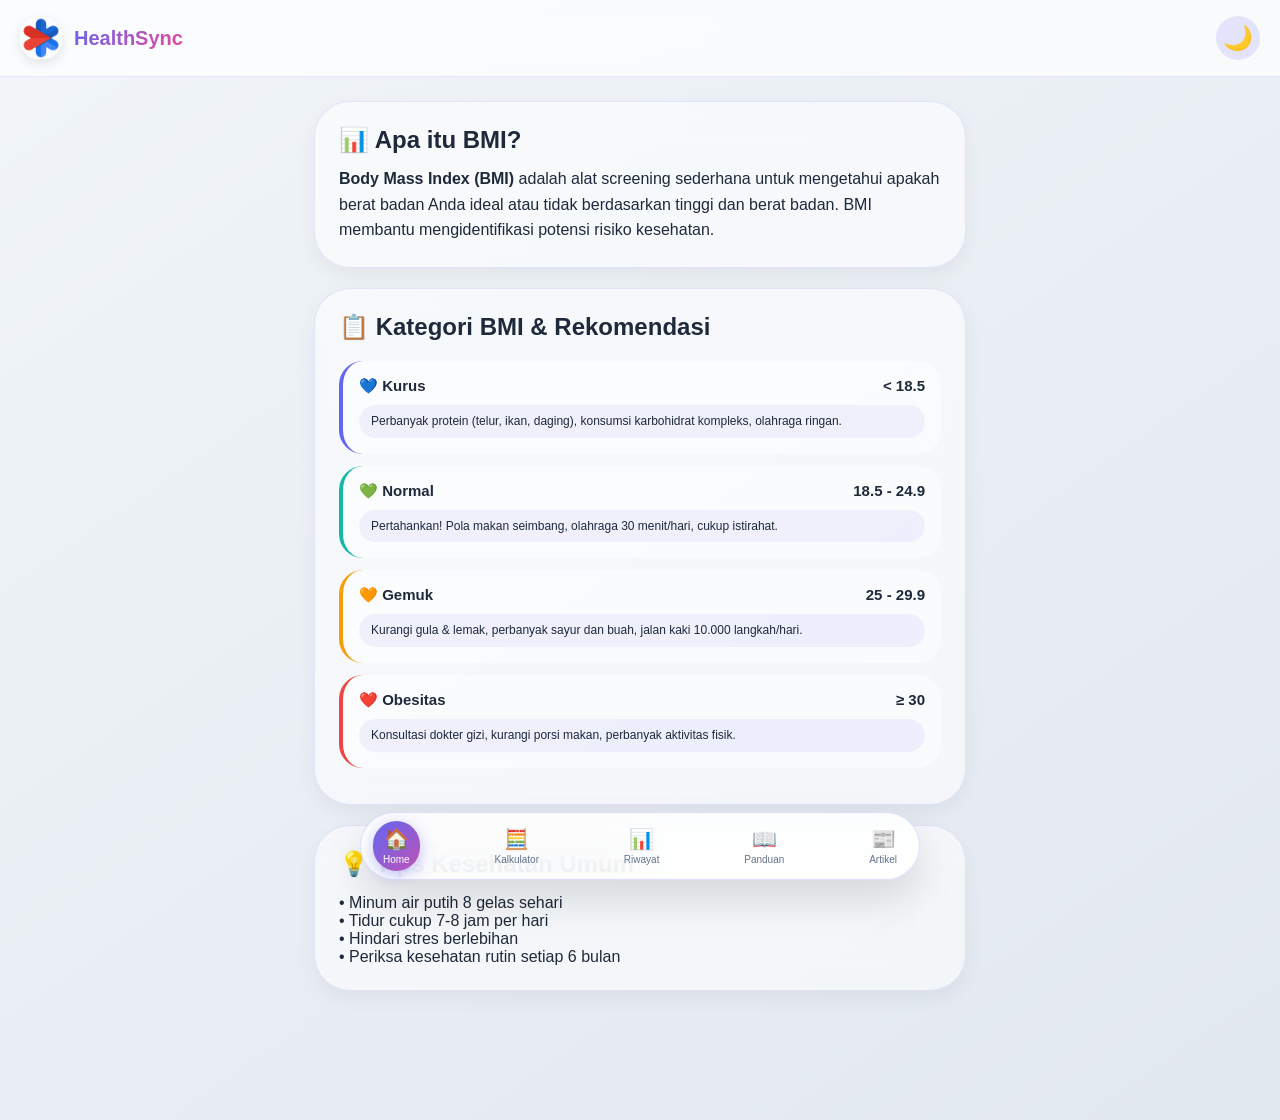
<file: index.html>
<!DOCTYPE html>
<html lang="id">
<head>
  <meta charset="UTF-8">
  <meta name="viewport" content="width=device-width, initial-scale=1.0, viewport-fit=cover, user-scalable=yes">
  <title>HealthSync | Home</title>
  <link rel="icon" type="image/webp" href="img/l1.webp">
  <link rel="stylesheet" href="style.css">
</head>
<body>

<div class="header">
  <div class="logo">
    <img src="img/l1.webp" alt="Logo" class="logo-img">
    <span class="logo-text">HealthSync</span>
  </div>
  <button onclick="toggleTheme()" class="theme-btn" id="themeToggleBtn">🌙</button>
</div>

<div class="container">
  <div class="glass-card">
    <h2 style="margin-bottom: 12px;">📊 Apa itu BMI?</h2>
    <p style="line-height: 1.6;"><strong>Body Mass Index (BMI)</strong> adalah alat screening sederhana untuk mengetahui apakah berat badan Anda ideal atau tidak berdasarkan tinggi dan berat badan. BMI membantu mengidentifikasi potensi risiko kesehatan.</p>
  </div>

  <div class="glass-card">
    <h2 style="margin-bottom: 20px;">📋 Kategori BMI & Rekomendasi</h2>
    
    <div class="bmi-category" style="border-left: 4px solid #6366F1;">
      <div class="cat-header"><span>💙 Kurus</span><span>&lt; 18.5</span></div>
      <div class="cat-rekom">Perbanyak protein (telur, ikan, daging), konsumsi karbohidrat kompleks, olahraga ringan.</div>
    </div>
    
    <div class="bmi-category" style="border-left: 4px solid #14B8A6;">
      <div class="cat-header"><span>💚 Normal</span><span>18.5 - 24.9</span></div>
      <div class="cat-rekom">Pertahankan! Pola makan seimbang, olahraga 30 menit/hari, cukup istirahat.</div>
    </div>
    
    <div class="bmi-category" style="border-left: 4px solid #F59E0B;">
      <div class="cat-header"><span>🧡 Gemuk</span><span>25 - 29.9</span></div>
      <div class="cat-rekom">Kurangi gula & lemak, perbanyak sayur dan buah, jalan kaki 10.000 langkah/hari.</div>
    </div>
    
    <div class="bmi-category" style="border-left: 4px solid #EF4444;">
      <div class="cat-header"><span>❤️ Obesitas</span><span>≥ 30</span></div>
      <div class="cat-rekom">Konsultasi dokter gizi, kurangi porsi makan, perbanyak aktivitas fisik.</div>
    </div>
  </div>

  <div class="glass-card">
    <h2 style="margin-bottom: 16px;">💡 Tips Kesehatan Umum</h2>
    <p>• Minum air putih 8 gelas sehari<br>• Tidur cukup 7-8 jam per hari<br>• Hindari stres berlebihan<br>• Periksa kesehatan rutin setiap 6 bulan</p>
  </div>
</div>

<div class="bottom-nav">
  <a href="index.html" class="nav-item active"><span>🏠</span><span>Home</span></a>
  <a href="kalkulator.html" class="nav-item"><span>🧮</span><span>Kalkulator</span></a>
  <a href="riwayat.html" class="nav-item"><span>📊</span><span>Riwayat</span></a>
  <a href="panduan.html" class="nav-item"><span>📖</span><span>Panduan</span></a>
  <a href="artikel.html" class="nav-item"><span>📰</span><span>Artikel</span></a>
</div>

<script src="script.js"></script>
</body>
</html>
</file>
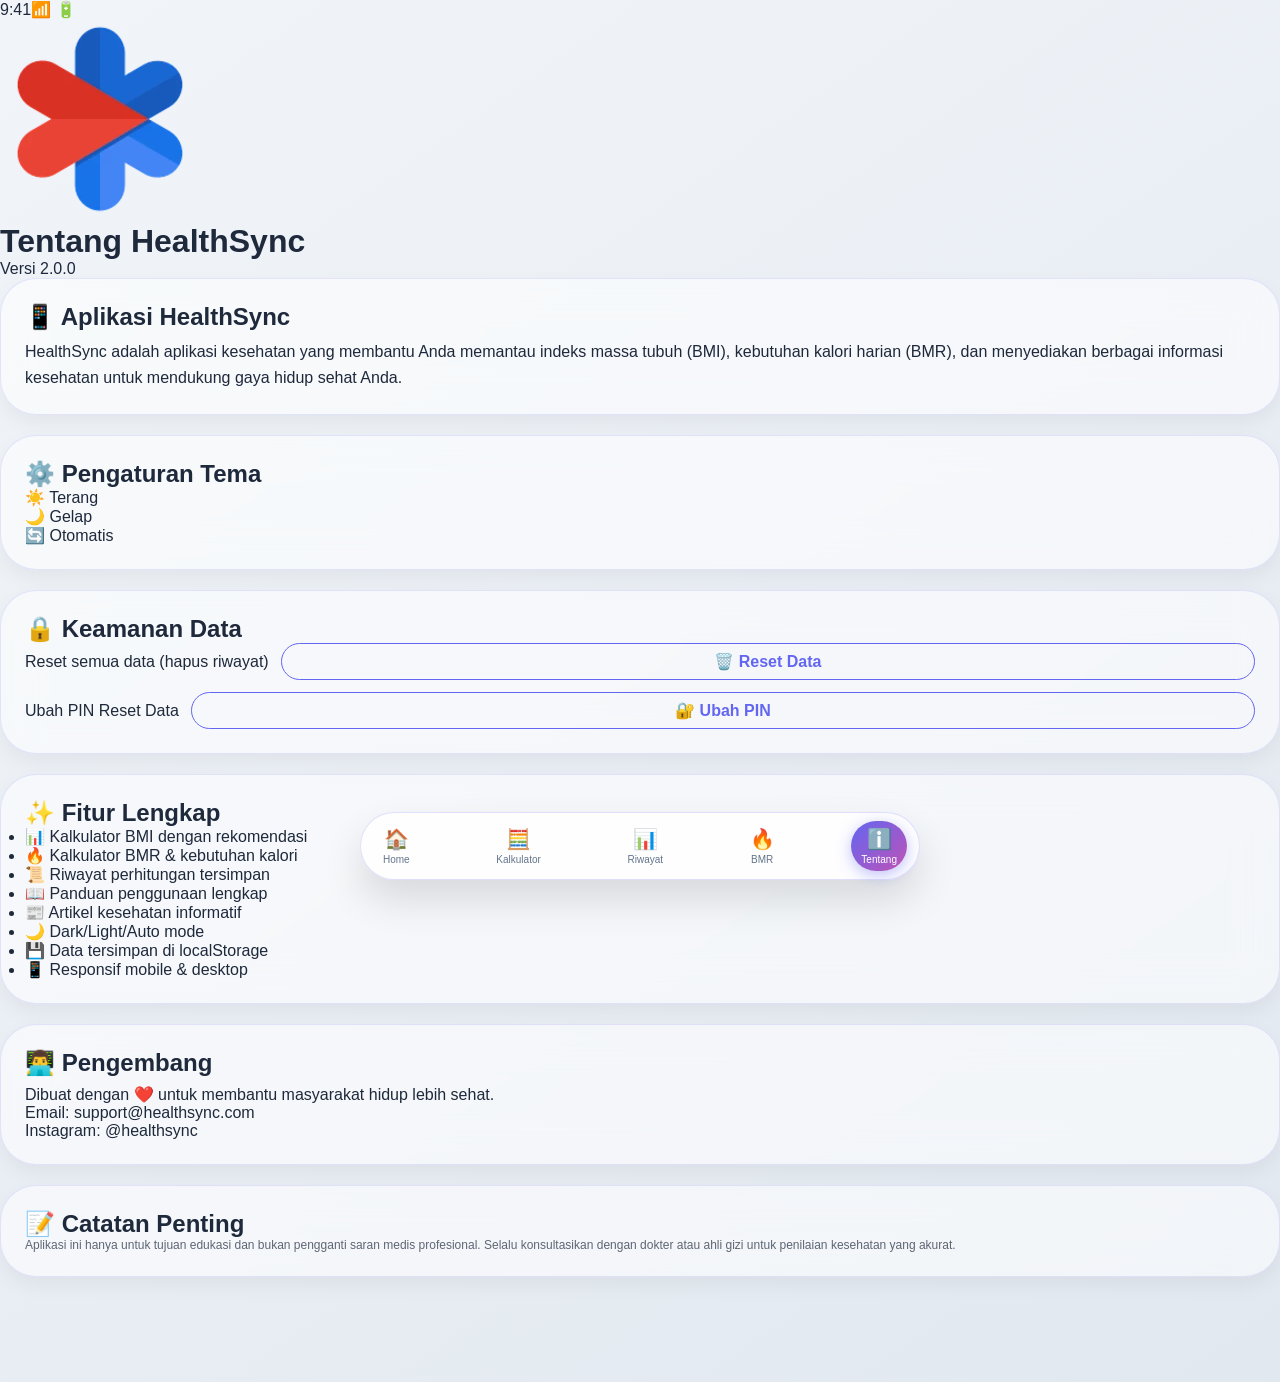
<file: about.html>
<!DOCTYPE html>
<html lang="id">
<head>
  <meta charset="UTF-8">
  <meta name="viewport" content="width=device-width, initial-scale=1.0, viewport-fit=cover, user-scalable=yes">
  <title>HealthSync | Tentang</title>
  <link rel="icon" type="image/webp" href="img/l1.webp">
  <link rel="stylesheet" href="style.css">
</head>
<body class="light">

<div class="status-bar"><span>9:41</span><span>📶 🔋</span></div>
<div class="user-section" id="userSection"></div>

<div class="main-content">
  <div class="hero">
    <img src="img/l1.webp" alt="Logo" class="hero-logo">
    <h1>Tentang HealthSync</h1>
    <div class="app-version">Versi 2.0.0</div>
  </div>

  <div class="glass-card">
    <h2>📱 Aplikasi HealthSync</h2>
    <p style="margin-top: 8px; line-height: 1.6;">HealthSync adalah aplikasi kesehatan yang membantu Anda memantau indeks massa tubuh (BMI), kebutuhan kalori harian (BMR), dan menyediakan berbagai informasi kesehatan untuk mendukung gaya hidup sehat Anda.</p>
  </div>

  <div class="glass-card">
    <h2>⚙️ Pengaturan Tema</h2>
    <div class="theme-selector">
      <div class="theme-option" data-theme="light" onclick="setThemeMode('light')">☀️ Terang</div>
      <div class="theme-option" data-theme="dark" onclick="setThemeMode('dark')">🌙 Gelap</div>
      <div class="theme-option" data-theme="auto" onclick="setThemeMode('auto')">🔄 Otomatis</div>
    </div>
  </div>

  <div class="glass-card">
    <h2>🔒 Keamanan Data</h2>
    <div style="display: flex; justify-content: space-between; align-items: center; flex-wrap: wrap; gap: 12px;">
      <span>Reset semua data (hapus riwayat)</span>
      <button onclick="openResetModal()" class="btn btn-outline" style="padding: 8px 16px; width: auto;">🗑️ Reset Data</button>
    </div>
    <div style="display: flex; justify-content: space-between; align-items: center; flex-wrap: wrap; gap: 12px; margin-top: 12px;">
      <span>Ubah PIN Reset Data</span>
      <button onclick="openChangePinModal()" class="btn btn-outline" style="padding: 8px 16px; width: auto;">🔐 Ubah PIN</button>
    </div>
  </div>

  <div class="glass-card">
    <h2>✨ Fitur Lengkap</h2>
    <ul class="feature-list">
      <li><span>📊</span> Kalkulator BMI dengan rekomendasi</li>
      <li><span>🔥</span> Kalkulator BMR & kebutuhan kalori</li>
      <li><span>📜</span> Riwayat perhitungan tersimpan</li>
      <li><span>📖</span> Panduan penggunaan lengkap</li>
      <li><span>📰</span> Artikel kesehatan informatif</li>
      <li><span>🌙</span> Dark/Light/Auto mode</li>
      <li><span>💾</span> Data tersimpan di localStorage</li>
      <li><span>📱</span> Responsif mobile & desktop</li>
    </ul>
  </div>

  <div class="glass-card">
    <h2>👨‍💻 Pengembang</h2>
    <p style="margin-top: 8px;">Dibuat dengan ❤️ untuk membantu masyarakat hidup lebih sehat.<br>Email: support@healthsync.com<br>Instagram: @healthsync</p>
  </div>

  <div class="glass-card">
    <h2>📝 Catatan Penting</h2>
    <p style="font-size: 12px; opacity: 0.7;">Aplikasi ini hanya untuk tujuan edukasi dan bukan pengganti saran medis profesional. Selalu konsultasikan dengan dokter atau ahli gizi untuk penilaian kesehatan yang akurat.</p>
  </div>
</div>

<div class="bottom-nav">
  <a href="index.html" class="nav-item"><span>🏠</span><span>Home</span></a>
  <a href="kalkulator.html" class="nav-item"><span>🧮</span><span>Kalkulator</span></a>
  <a href="riwayat.html" class="nav-item"><span>📊</span><span>Riwayat</span></a>
  <a href="bmr.html" class="nav-item"><span>🔥</span><span>BMR</span></a>
  <a href="about.html" class="nav-item active"><span>ℹ️</span><span>Tentang</span></a>
</div>

<script src="script.js"></script>
</body>
</html>
</file>
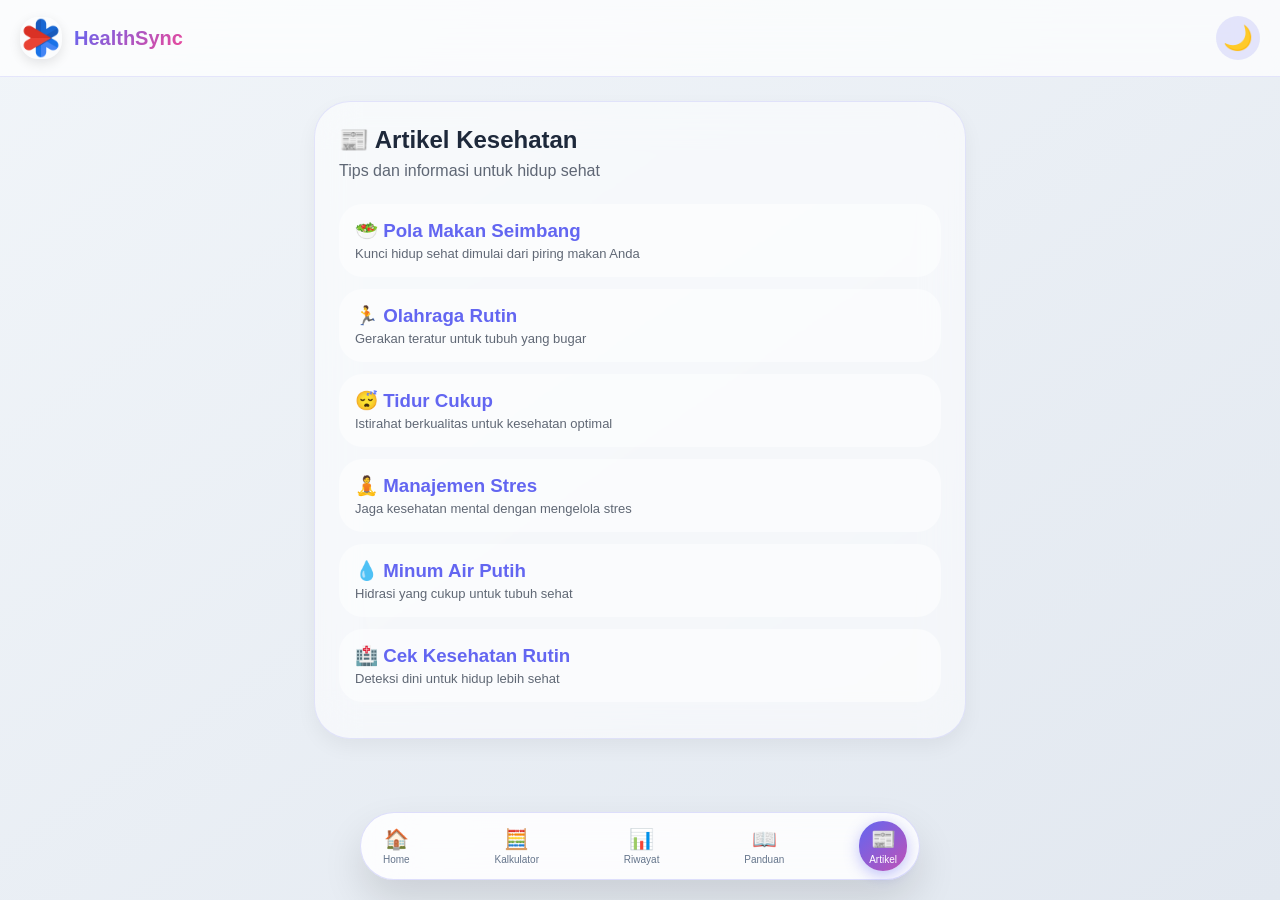
<file: artikel.html>
<!DOCTYPE html>
<html lang="id">
<head>
  <meta charset="UTF-8">
  <meta name="viewport" content="width=device-width, initial-scale=1.0, viewport-fit=cover, user-scalable=yes">
  <title>HealthSync | Artikel</title>
  <link rel="icon" type="image/webp" href="img/l1.webp">
  <link rel="stylesheet" href="style.css">
</head>
<body>

<div class="header">
  <div class="logo">
    <img src="img/l1.webp" alt="Logo" class="logo-img">
    <span class="logo-text">HealthSync</span>
  </div>
  <button onclick="toggleTheme()" class="theme-btn" id="themeToggleBtn">🌙</button>
</div>

<div class="container">
  <div class="glass-card">
    <h2 style="margin-bottom: 8px;">📰 Artikel Kesehatan</h2>
    <p style="margin-bottom: 24px; opacity: 0.7;">Tips dan informasi untuk hidup sehat</p>
    
    <div class="article-item" onclick="showArticleModal('Pola Makan Seimbang', '🥗 Konsumsilah makanan dengan gizi seimbang: karbohidrat, protein, lemak sehat, vitamin, dan mineral. Hindari makanan olahan dan perbanyak sayur serta buah-buahan segar.')">
      <h3 style="color: var(--primary); margin-bottom: 4px;">🥗 Pola Makan Seimbang</h3>
      <p style="font-size: 13px; opacity: 0.7;">Kunci hidup sehat dimulai dari piring makan Anda</p>
    </div>
    
    <div class="article-item" onclick="showArticleModal('Olahraga Rutin', '🏃 Lakukan olahraga minimal 30 menit setiap hari. Jalan kaki, bersepeda, atau berenang adalah pilihan yang baik untuk memulai kesehatan Anda.')">
      <h3 style="color: var(--primary); margin-bottom: 4px;">🏃 Olahraga Rutin</h3>
      <p style="font-size: 13px; opacity: 0.7;">Gerakan teratur untuk tubuh yang bugar</p>
    </div>
    
    <div class="article-item" onclick="showArticleModal('Tidur Cukup', '😴 Tidur 7-8 jam per hari membantu regenerasi sel dan menjaga kesehatan mental. Kurang tidur dapat memicu berbagai penyakit kronis.')">
      <h3 style="color: var(--primary); margin-bottom: 4px;">😴 Tidur Cukup</h3>
      <p style="font-size: 13px; opacity: 0.7;">Istirahat berkualitas untuk kesehatan optimal</p>
    </div>
    
    <div class="article-item" onclick="showArticleModal('Manajemen Stres', '🧘 Stres berlebih dapat mempengaruhi kesehatan fisik dan mental. Coba meditasi, yoga, atau hobi yang menyenangkan untuk relaksasi.')">
      <h3 style="color: var(--primary); margin-bottom: 4px;">🧘 Manajemen Stres</h3>
      <p style="font-size: 13px; opacity: 0.7;">Jaga kesehatan mental dengan mengelola stres</p>
    </div>
    
    <div class="article-item" onclick="showArticleModal('Minum Air Putih', '💧 Setidaknya 8 gelas air putih per hari membantu metabolisme dan menjaga hidrasi tubuh agar berfungsi optimal.')">
      <h3 style="color: var(--primary); margin-bottom: 4px;">💧 Minum Air Putih</h3>
      <p style="font-size: 13px; opacity: 0.7;">Hidrasi yang cukup untuk tubuh sehat</p>
    </div>
    
    <div class="article-item" onclick="showArticleModal('Cek Kesehatan Rutin', '🏥 Periksakan kesehatan secara rutin setiap 6 bulan untuk deteksi dini penyakit. Pencegahan lebih baik daripada mengobati.')">
      <h3 style="color: var(--primary); margin-bottom: 4px;">🏥 Cek Kesehatan Rutin</h3>
      <p style="font-size: 13px; opacity: 0.7;">Deteksi dini untuk hidup lebih sehat</p>
    </div>
  </div>
</div>

<div class="bottom-nav">
  <a href="index.html" class="nav-item"><span>🏠</span><span>Home</span></a>
  <a href="kalkulator.html" class="nav-item"><span>🧮</span><span>Kalkulator</span></a>
  <a href="riwayat.html" class="nav-item"><span>📊</span><span>Riwayat</span></a>
  <a href="panduan.html" class="nav-item"><span>📖</span><span>Panduan</span></a>
  <a href="artikel.html" class="nav-item active"><span>📰</span><span>Artikel</span></a>
</div>

<script src="script.js"></script>
</body>
</html>
</file>
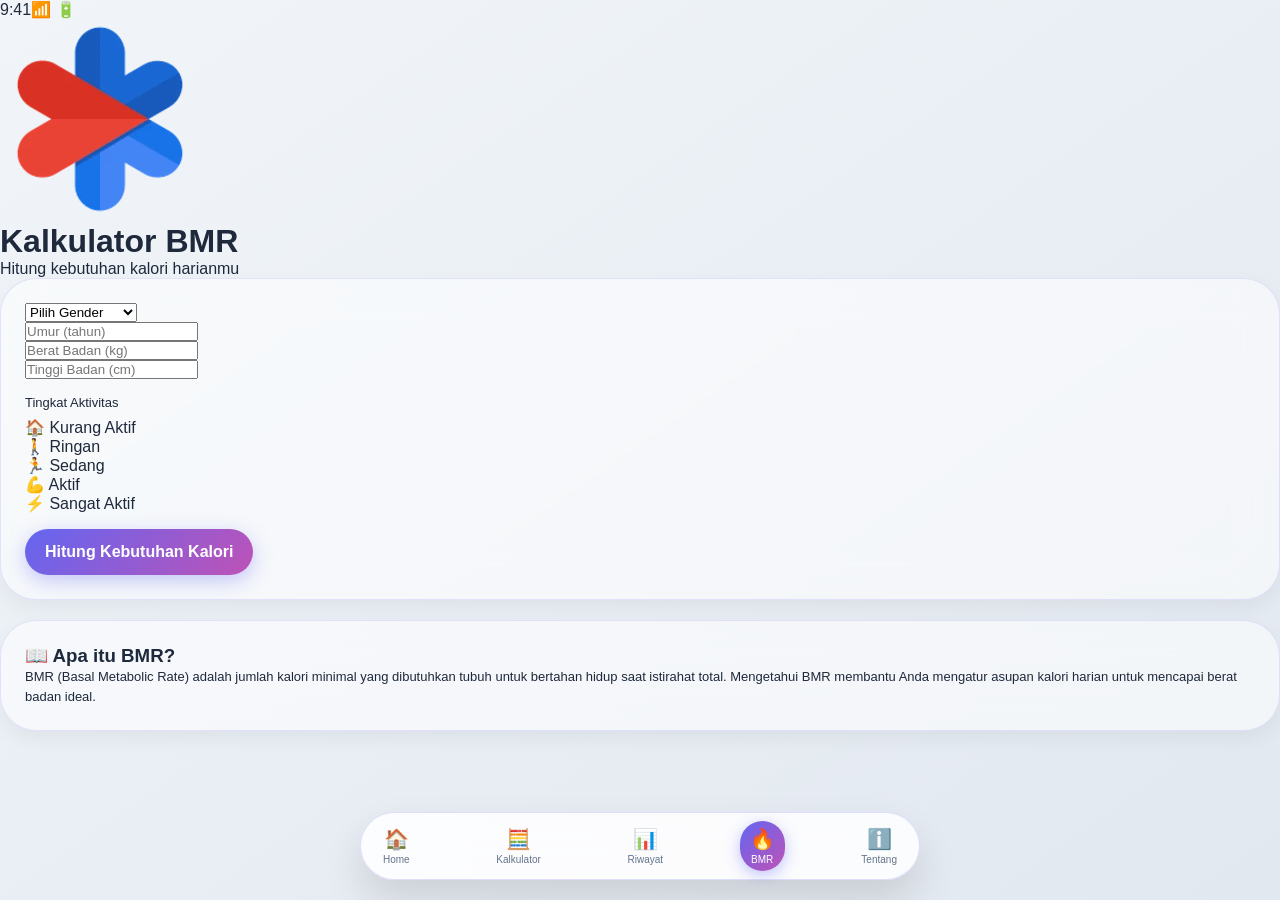
<file: bmr.html>
<!DOCTYPE html>
<html lang="id">
<head>
  <meta charset="UTF-8">
  <meta name="viewport" content="width=device-width, initial-scale=1.0, viewport-fit=cover, user-scalable=yes">
  <title>HealthSync | Kalkulator BMR</title>
  <link rel="icon" type="image/webp" href="img/l1.webp">
  <link rel="stylesheet" href="style.css">
</head>
<body class="light">

<div class="status-bar"><span>9:41</span><span>📶 🔋</span></div>
<div class="user-section" id="userSection"></div>

<div class="main-content">
  <div class="hero">
    <img src="img/l1.webp" alt="Logo" class="hero-logo">
    <h1>Kalkulator BMR</h1>
    <p class="subtitle">Hitung kebutuhan kalori harianmu</p>
  </div>

  <div class="glass-card">
    <div class="form-row">
      <div class="form-group">
        <select id="bmrGender">
          <option value="" disabled selected>Pilih Gender</option>
          <option value="Laki-laki">👨 Laki-laki</option>
          <option value="Perempuan">👩 Perempuan</option>
        </select>
      </div>
      <div class="form-group">
        <input type="number" id="bmrAge" placeholder="Umur (tahun)">
      </div>
    </div>
    <div class="form-row">
      <div class="form-group">
        <input type="number" id="bmrWeight" placeholder="Berat Badan (kg)" step="0.1">
      </div>
      <div class="form-group">
        <input type="number" id="bmrHeight" placeholder="Tinggi Badan (cm)">
      </div>
    </div>

    <div style="margin: 16px 0;">
      <div style="font-size: 13px; margin-bottom: 8px;">Tingkat Aktivitas</div>
      <div class="activity-selector">
        <div class="activity-btn active" onclick="setActivity('sedentary', this)">🏠 Kurang Aktif</div>
        <div class="activity-btn" onclick="setActivity('light', this)">🚶 Ringan</div>
        <div class="activity-btn" onclick="setActivity('moderate', this)">🏃 Sedang</div>
        <div class="activity-btn" onclick="setActivity('active', this)">💪 Aktif</div>
        <div class="activity-btn" onclick="setActivity('veryActive', this)">⚡ Sangat Aktif</div>
      </div>
    </div>

    <button onclick="calculateBMR()" class="btn btn-primary">Hitung Kebutuhan Kalori</button>
    <div id="bmrResult"></div>
  </div>

  <div class="glass-card">
    <h3>📖 Apa itu BMR?</h3>
    <p style="font-size: 13px; line-height: 1.5;">BMR (Basal Metabolic Rate) adalah jumlah kalori minimal yang dibutuhkan tubuh untuk bertahan hidup saat istirahat total. Mengetahui BMR membantu Anda mengatur asupan kalori harian untuk mencapai berat badan ideal.</p>
  </div>
</div>

<div class="bottom-nav">
  <a href="index.html" class="nav-item"><span>🏠</span><span>Home</span></a>
  <a href="kalkulator.html" class="nav-item"><span>🧮</span><span>Kalkulator</span></a>
  <a href="riwayat.html" class="nav-item"><span>📊</span><span>Riwayat</span></a>
  <a href="bmr.html" class="nav-item active"><span>🔥</span><span>BMR</span></a>
  <a href="about.html" class="nav-item"><span>ℹ️</span><span>Tentang</span></a>
</div>

<script src="script.js"></script>
</body>
</html>
</file>
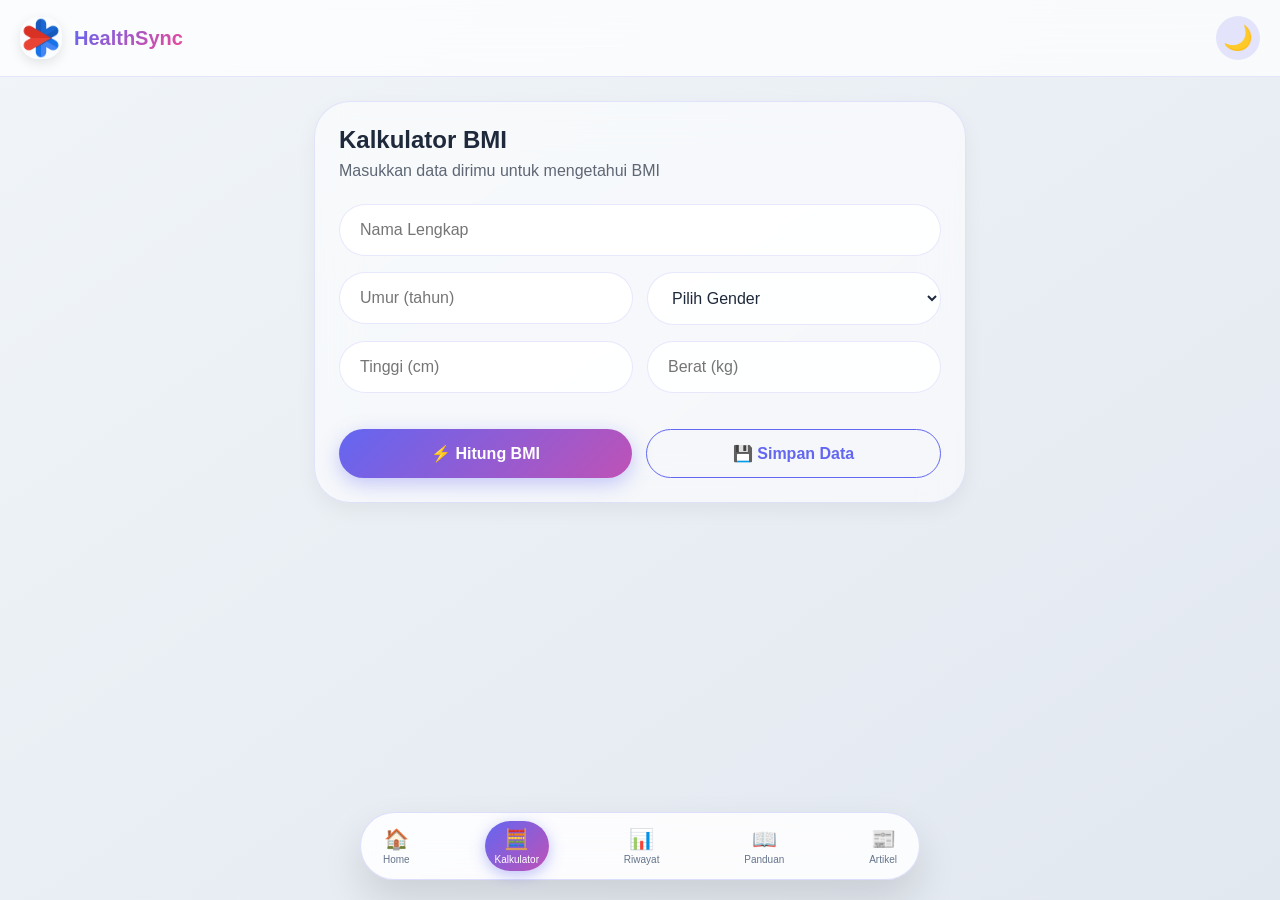
<file: kalkulator.html>
<!DOCTYPE html>
<html lang="id">
<head>
  <meta charset="UTF-8">
  <meta name="viewport" content="width=device-width, initial-scale=1.0, viewport-fit=cover, user-scalable=yes">
  <title>HealthSync | Kalkulator</title>
  <link rel="icon" type="image/webp" href="img/l1.webp">
  <link rel="stylesheet" href="style.css">
</head>
<body>

<div class="header">
  <div class="logo">
    <img src="img/l1.webp" alt="Logo" class="logo-img">
    <span class="logo-text">HealthSync</span>
  </div>
  <button onclick="toggleTheme()" class="theme-btn" id="themeToggleBtn">🌙</button>
</div>

<div class="container">
  <div class="glass-card">
    <h2 style="margin-bottom: 8px;">Kalkulator BMI</h2>
    <p style="margin-bottom: 24px; opacity: 0.7;">Masukkan data dirimu untuk mengetahui BMI</p>
    
    <div class="input-group">
      <input type="text" id="nama" placeholder="Nama Lengkap" autocomplete="off">
    </div>
    
    <div class="input-row">
      <div class="input-group">
        <input type="number" id="umur" placeholder="Umur (tahun)" min="1" max="120">
      </div>
      <div class="input-group">
        <select id="gender">
          <option value="" disabled selected>Pilih Gender</option>
          <option value="Laki-laki">👨 Laki-laki</option>
          <option value="Perempuan">👩 Perempuan</option>
        </select>
      </div>
    </div>
    
    <div class="input-row">
      <div class="input-group">
        <input type="number" id="tinggi" placeholder="Tinggi (cm)" step="1" min="50" max="250">
      </div>
      <div class="input-group">
        <input type="number" id="berat" placeholder="Berat (kg)" step="0.1" min="10" max="300">
      </div>
    </div>
    
    <div class="btn-group">
      <button onclick="hitungBMI()" class="btn btn-primary">⚡ Hitung BMI</button>
      <button onclick="simpanKeRiwayat()" class="btn btn-outline" id="btnSimpan" disabled>💾 Simpan Data</button>
    </div>
  </div>

  <div id="hasil" class="result-card" style="display: none;"></div>
</div>

<div class="bottom-nav">
  <a href="index.html" class="nav-item"><span>🏠</span><span>Home</span></a>
  <a href="kalkulator.html" class="nav-item active"><span>🧮</span><span>Kalkulator</span></a>
  <a href="riwayat.html" class="nav-item"><span>📊</span><span>Riwayat</span></a>
  <a href="panduan.html" class="nav-item"><span>📖</span><span>Panduan</span></a>
  <a href="artikel.html" class="nav-item"><span>📰</span><span>Artikel</span></a>
</div>

<script src="script.js"></script>
</body>
</html>
</file>
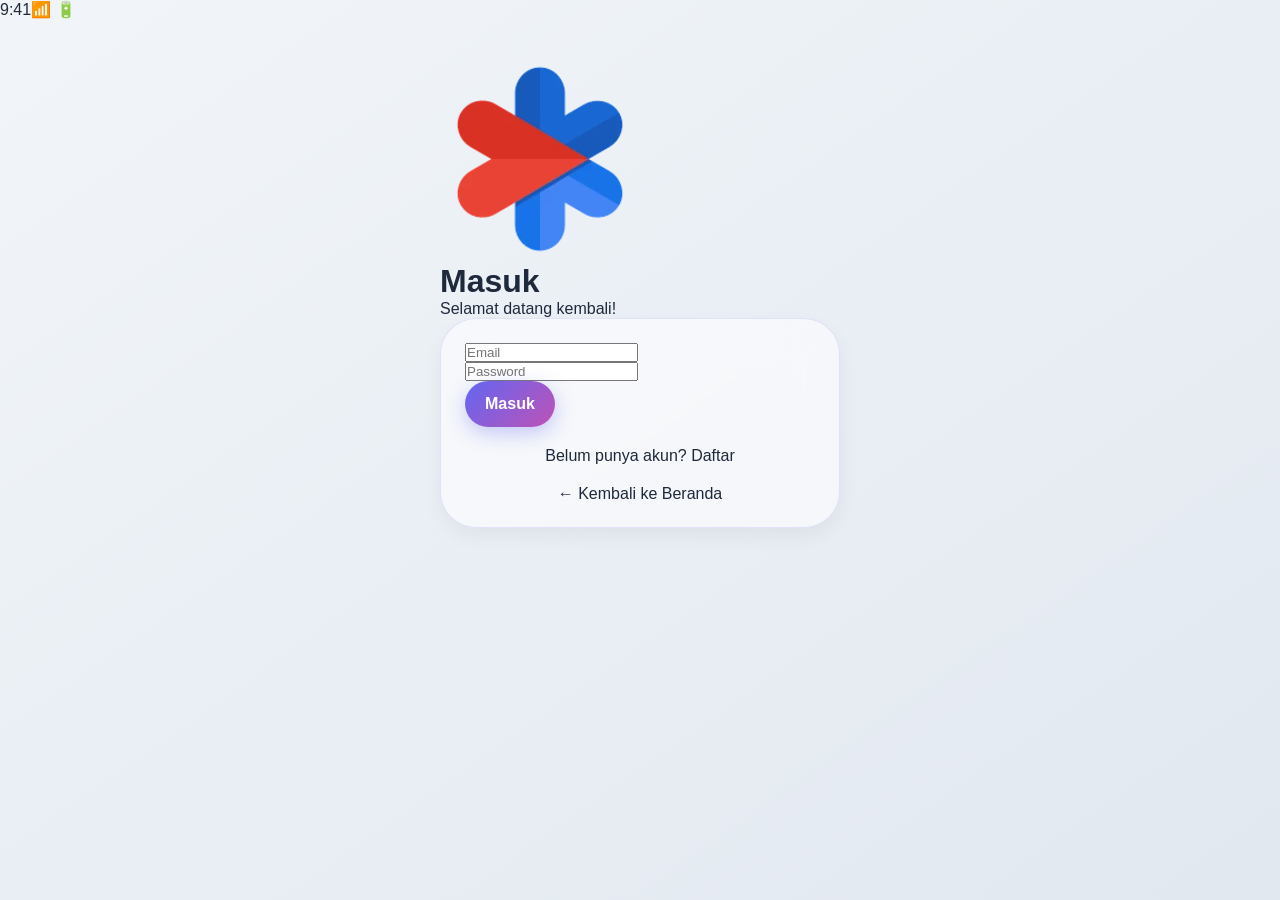
<file: login.html>
<!DOCTYPE html>
<html lang="id">
<head>
  <meta charset="UTF-8">
  <meta name="viewport" content="width=device-width, initial-scale=1.0, viewport-fit=cover, user-scalable=yes">
  <title>HealthSync | Login</title>
  <link rel="icon" type="image/webp" href="img/l1.webp">
  <link rel="stylesheet" href="style.css">
  <style>
    .login-container { max-width: 400px; margin: 0 auto; padding-top: 40px; }
    .back-link { text-align: center; margin-top: 20px; }
    .back-link a { color: var(--apple-blue); text-decoration: none; }
  </style>
</head>
<body class="light">

<div class="status-bar"><span>9:41</span><span>📶 🔋</span></div>

<div class="main-content">
  <div class="login-container">
    <div class="hero"><img src="img/l1.webp" alt="Logo" class="hero-logo"><h1>Masuk</h1><p class="subtitle">Selamat datang kembali!</p></div>

    <div class="glass-card">
      <div class="form-group"><input type="email" id="loginEmail" placeholder="Email"></div>
      <div class="form-group"><input type="password" id="loginPassword" placeholder="Password"></div>
      <button onclick="doLogin()" class="btn btn-primary">Masuk</button>
      <div class="back-link"><a href="registrasi.html">Belum punya akun? Daftar</a></div>
      <div class="back-link"><a href="index.html">← Kembali ke Beranda</a></div>
    </div>
  </div>
</div>

<script>
function doLogin() {
  const email = document.getElementById('loginEmail').value.trim();
  const password = document.getElementById('loginPassword').value;
  if (!email || !password) return alert('Isi email dan password!');
  
  const users = JSON.parse(localStorage.getItem('users')) || [];
  const user = users.find(u => u.email === email && u.password === password);
  if (user) {
    localStorage.setItem('currentUser', JSON.stringify({ nama: user.nama, email: user.email }));
    alert('Login berhasil!');
    window.location.href = 'index.html';
  } else {
    alert('Email atau password salah!');
  }
}
</script>
</body>
</html>
</file>
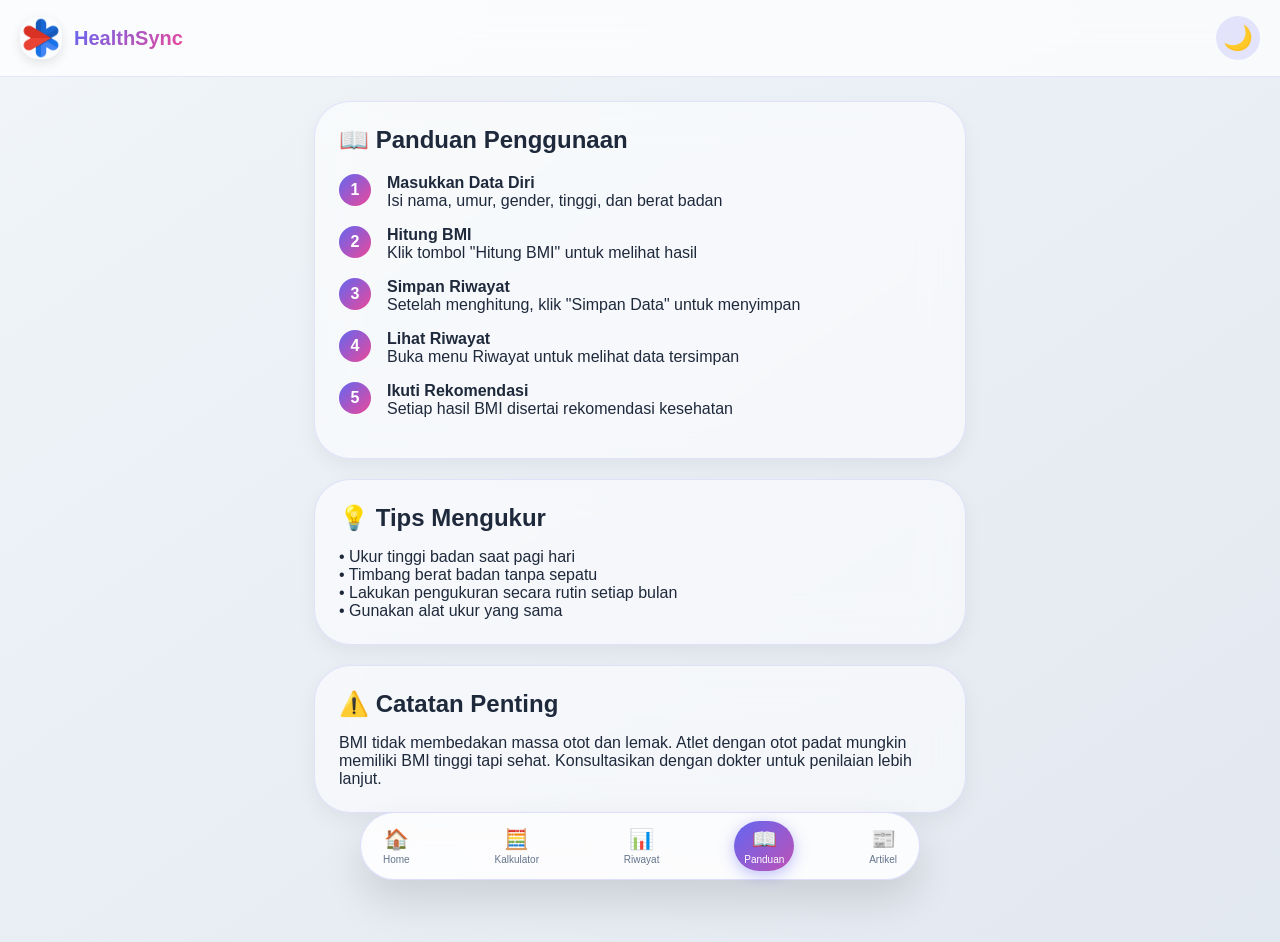
<file: panduan.html>
<!DOCTYPE html>
<html lang="id">
<head>
  <meta charset="UTF-8">
  <meta name="viewport" content="width=device-width, initial-scale=1.0, viewport-fit=cover, user-scalable=yes">
  <title>HealthSync | Panduan</title>
  <link rel="icon" type="image/webp" href="img/l1.webp">
  <link rel="stylesheet" href="style.css">
</head>
<body>

<div class="header">
  <div class="logo">
    <img src="img/l1.webp" alt="Logo" class="logo-img">
    <span class="logo-text">HealthSync</span>
  </div>
  <button onclick="toggleTheme()" class="theme-btn" id="themeToggleBtn">🌙</button>
</div>

<div class="container">
  <div class="glass-card">
    <h2 style="margin-bottom: 20px;">📖 Panduan Penggunaan</h2>
    
    <div style="margin-bottom: 16px; display: flex; gap: 16px; align-items: flex-start;">
      <div style="width: 32px; height: 32px; background: linear-gradient(135deg, #6366F1, #EC4899); border-radius: 50%; display: flex; align-items: center; justify-content: center; color: white; font-weight: bold;">1</div>
      <div><strong>Masukkan Data Diri</strong><br>Isi nama, umur, gender, tinggi, dan berat badan</div>
    </div>
    
    <div style="margin-bottom: 16px; display: flex; gap: 16px; align-items: flex-start;">
      <div style="width: 32px; height: 32px; background: linear-gradient(135deg, #6366F1, #EC4899); border-radius: 50%; display: flex; align-items: center; justify-content: center; color: white; font-weight: bold;">2</div>
      <div><strong>Hitung BMI</strong><br>Klik tombol "Hitung BMI" untuk melihat hasil</div>
    </div>
    
    <div style="margin-bottom: 16px; display: flex; gap: 16px; align-items: flex-start;">
      <div style="width: 32px; height: 32px; background: linear-gradient(135deg, #6366F1, #EC4899); border-radius: 50%; display: flex; align-items: center; justify-content: center; color: white; font-weight: bold;">3</div>
      <div><strong>Simpan Riwayat</strong><br>Setelah menghitung, klik "Simpan Data" untuk menyimpan</div>
    </div>
    
    <div style="margin-bottom: 16px; display: flex; gap: 16px; align-items: flex-start;">
      <div style="width: 32px; height: 32px; background: linear-gradient(135deg, #6366F1, #EC4899); border-radius: 50%; display: flex; align-items: center; justify-content: center; color: white; font-weight: bold;">4</div>
      <div><strong>Lihat Riwayat</strong><br>Buka menu Riwayat untuk melihat data tersimpan</div>
    </div>
    
    <div style="margin-bottom: 16px; display: flex; gap: 16px; align-items: flex-start;">
      <div style="width: 32px; height: 32px; background: linear-gradient(135deg, #6366F1, #EC4899); border-radius: 50%; display: flex; align-items: center; justify-content: center; color: white; font-weight: bold;">5</div>
      <div><strong>Ikuti Rekomendasi</strong><br>Setiap hasil BMI disertai rekomendasi kesehatan</div>
    </div>
  </div>

  <div class="glass-card">
    <h2 style="margin-bottom: 16px;">💡 Tips Mengukur</h2>
    <p>• Ukur tinggi badan saat pagi hari<br>• Timbang berat badan tanpa sepatu<br>• Lakukan pengukuran secara rutin setiap bulan<br>• Gunakan alat ukur yang sama</p>
  </div>

  <div class="glass-card">
    <h2 style="margin-bottom: 16px;">⚠️ Catatan Penting</h2>
    <p>BMI tidak membedakan massa otot dan lemak. Atlet dengan otot padat mungkin memiliki BMI tinggi tapi sehat. Konsultasikan dengan dokter untuk penilaian lebih lanjut.</p>
  </div>
</div>

<div class="bottom-nav">
  <a href="index.html" class="nav-item"><span>🏠</span><span>Home</span></a>
  <a href="kalkulator.html" class="nav-item"><span>🧮</span><span>Kalkulator</span></a>
  <a href="riwayat.html" class="nav-item"><span>📊</span><span>Riwayat</span></a>
  <a href="panduan.html" class="nav-item active"><span>📖</span><span>Panduan</span></a>
  <a href="artikel.html" class="nav-item"><span>📰</span><span>Artikel</span></a>
</div>

<script src="script.js"></script>
</body>
</html>
</file>
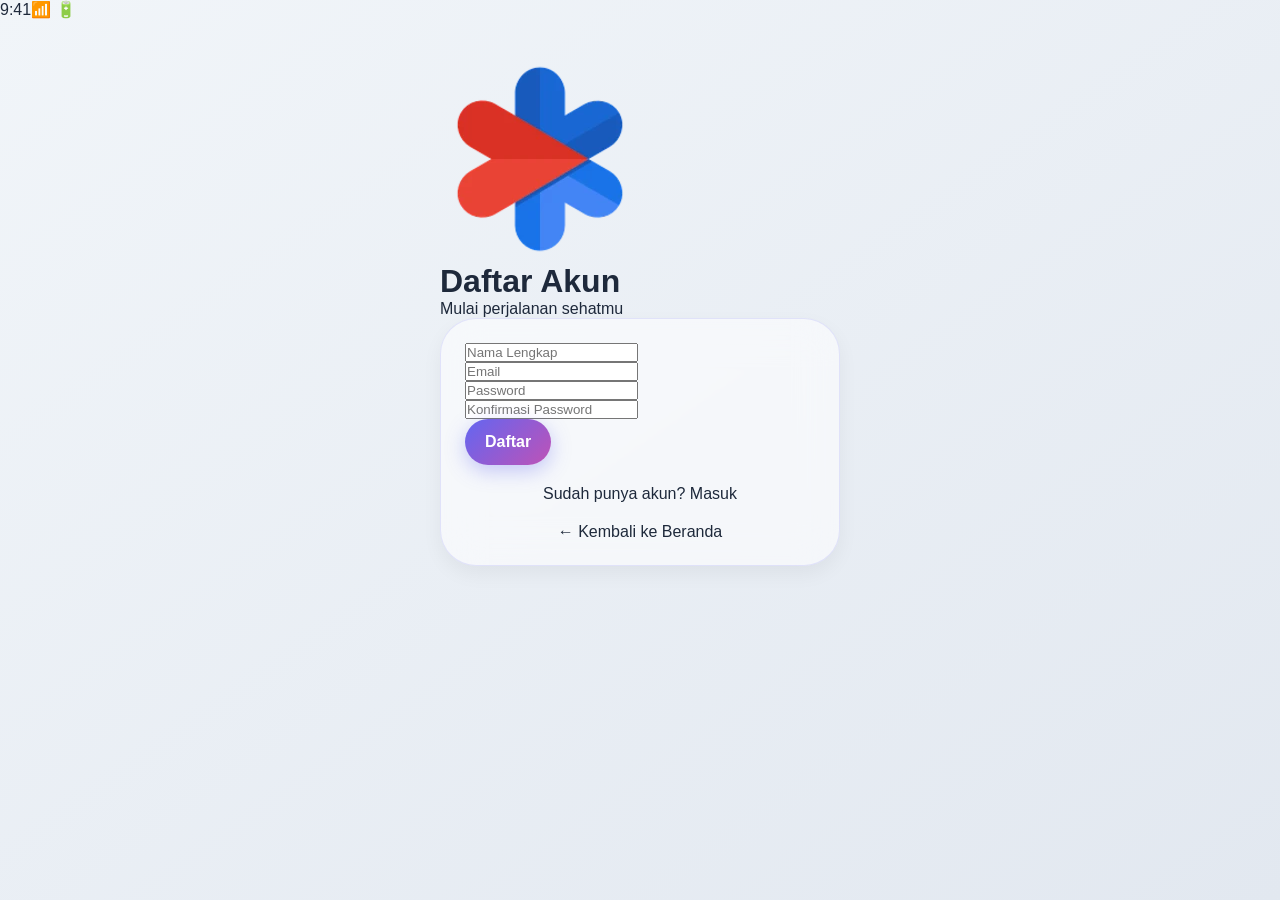
<file: registrasi.html>
<!DOCTYPE html>
<html lang="id">
<head>
  <meta charset="UTF-8">
  <meta name="viewport" content="width=device-width, initial-scale=1.0, viewport-fit=cover, user-scalable=yes">
  <title>HealthSync | Daftar</title>
  <link rel="icon" type="image/webp" href="img/l1.webp">
  <link rel="stylesheet" href="style.css">
  <style>
    .register-container { max-width: 400px; margin: 0 auto; padding-top: 40px; }
    .back-link { text-align: center; margin-top: 20px; }
    .back-link a { color: var(--apple-blue); text-decoration: none; }
  </style>
</head>
<body class="light">

<div class="status-bar"><span>9:41</span><span>📶 🔋</span></div>

<div class="main-content">
  <div class="register-container">
    <div class="hero"><img src="img/l1.webp" alt="Logo" class="hero-logo"><h1>Daftar Akun</h1><p class="subtitle">Mulai perjalanan sehatmu</p></div>

    <div class="glass-card">
      <div class="form-group"><input type="text" id="regNama" placeholder="Nama Lengkap"></div>
      <div class="form-group"><input type="email" id="regEmail" placeholder="Email"></div>
      <div class="form-group"><input type="password" id="regPassword" placeholder="Password"></div>
      <div class="form-group"><input type="password" id="regConfirm" placeholder="Konfirmasi Password"></div>
      <button onclick="doRegister()" class="btn btn-primary">Daftar</button>
      <div class="back-link"><a href="login.html">Sudah punya akun? Masuk</a></div>
      <div class="back-link"><a href="index.html">← Kembali ke Beranda</a></div>
    </div>
  </div>
</div>

<script>
function doRegister() {
  const nama = document.getElementById('regNama').value.trim();
  const email = document.getElementById('regEmail').value.trim();
  const password = document.getElementById('regPassword').value;
  const confirm = document.getElementById('regConfirm').value;
  
  if (!nama || !email || !password) return alert('Isi semua data!');
  if (password !== confirm) return alert('Password tidak cocok!');
  if (password.length < 4) return alert('Password minimal 4 karakter!');
  
  const users = JSON.parse(localStorage.getItem('users')) || [];
  if (users.find(u => u.email === email)) return alert('Email sudah terdaftar!');
  
  users.push({ nama, email, password });
  localStorage.setItem('users', JSON.stringify(users));
  alert('Pendaftaran berhasil! Silakan login.');
  window.location.href = 'login.html';
}
</script>
</body>
</html>
</file>
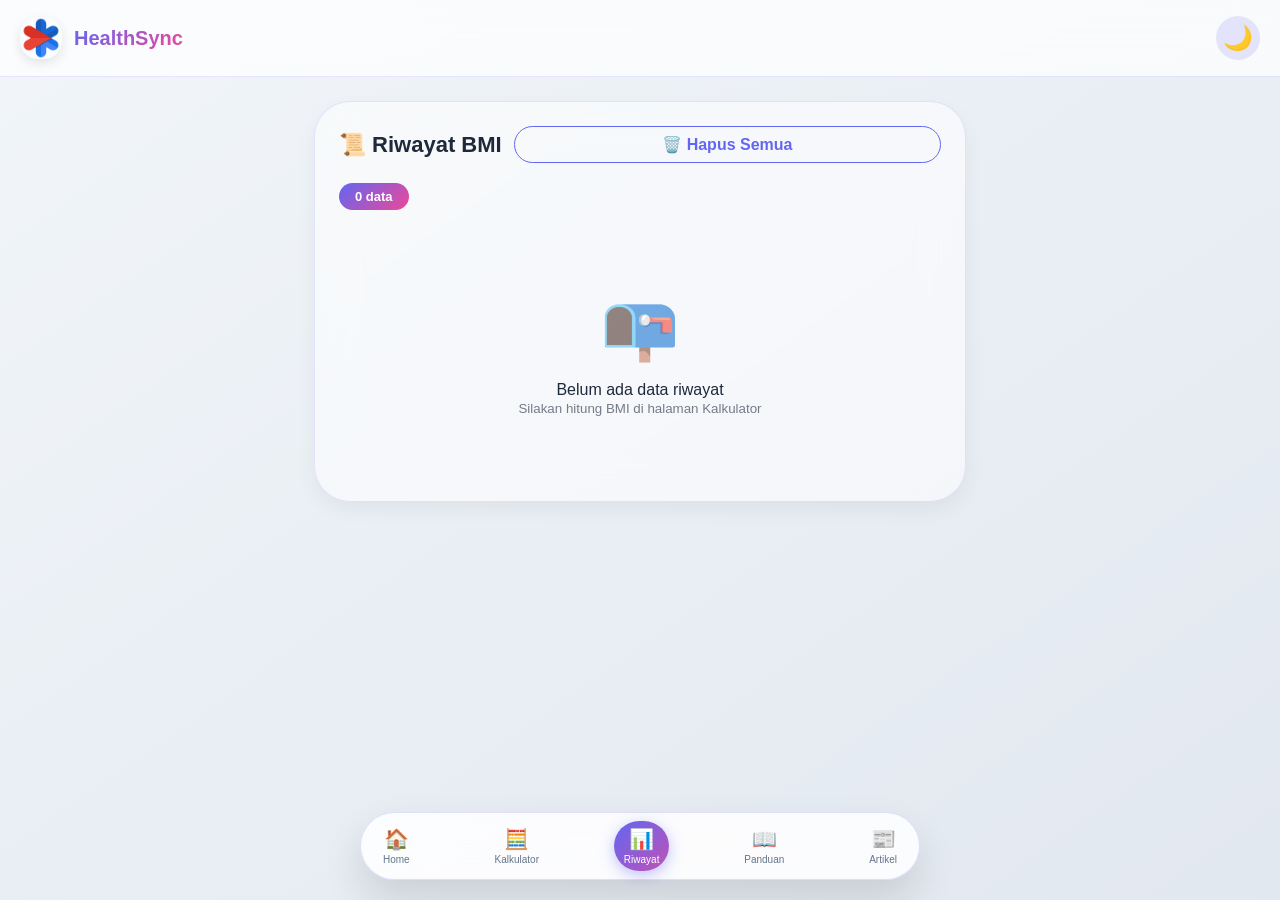
<file: riwayat.html>
<!DOCTYPE html>
<html lang="id">
<head>
  <meta charset="UTF-8">
  <meta name="viewport" content="width=device-width, initial-scale=1.0, viewport-fit=cover, user-scalable=yes">
  <title>HealthSync | Riwayat</title>
  <link rel="icon" type="image/webp" href="img/l1.webp">
  <link rel="stylesheet" href="style.css">
</head>
<body>

<div class="header">
  <div class="logo">
    <img src="img/l1.webp" alt="Logo" class="logo-img">
    <span class="logo-text">HealthSync</span>
  </div>
  <button onclick="toggleTheme()" class="theme-btn" id="themeToggleBtn">🌙</button>
</div>

<div class="container">
  <div class="glass-card">
    <div class="history-header">
      <h2 style="font-size: 22px;">📜 Riwayat BMI</h2>
      <button onclick="hapusSemua()" class="btn btn-outline" style="padding: 8px 16px;">🗑️ Hapus Semua</button>
    </div>
    
    <div id="jumlahData" class="badge-count" style="display: inline-block; margin-bottom: 20px;">0 data</div>
    
    <div id="emptyState" class="empty-state" style="display: none;">
      <span>📭</span>
      <p style="margin-top: 12px;">Belum ada data riwayat</p>
      <small style="opacity: 0.6;">Silakan hitung BMI di halaman Kalkulator</small>
    </div>
    
    <ul id="listRiwayat" class="riwayat-list"></ul>
  </div>
</div>

<div class="bottom-nav">
  <a href="index.html" class="nav-item"><span>🏠</span><span>Home</span></a>
  <a href="kalkulator.html" class="nav-item"><span>🧮</span><span>Kalkulator</span></a>
  <a href="riwayat.html" class="nav-item active"><span>📊</span><span>Riwayat</span></a>
  <a href="panduan.html" class="nav-item"><span>📖</span><span>Panduan</span></a>
  <a href="artikel.html" class="nav-item"><span>📰</span><span>Artikel</span></a>
</div>

<script src="script.js"></script>
</body>
</html>
</file>
<file: style.css>
/* ========== LIQUID GLASS THEME ========== */
* {
  margin: 0;
  padding: 0;
  box-sizing: border-box;
  -webkit-tap-highlight-color: transparent;
}

:root {
  --primary: #6366F1;
  --primary-light: #818CF8;
  --primary-dark: #4F46E5;
  --secondary: #EC4899;
  --secondary-light: #F472B6;
  --bg-light: #F1F5F9;
  --bg-dark: #0F172A;
  --text-light: #1E293B;
  --text-dark: #F8FAFC;
  --border-light: rgba(99, 102, 241, 0.15);
  --border-dark: rgba(236, 72, 153, 0.2);
  --shadow-sm: 0 8px 20px rgba(0, 0, 0, 0.05);
  --shadow-md: 0 12px 30px rgba(0, 0, 0, 0.08);
  --shadow-lg: 0 20px 40px rgba(0, 0, 0, 0.12);
  --blur: 20px;
}

body {
  background: linear-gradient(145deg, var(--bg-light) 0%, #E2E8F0 100%);
  color: var(--text-light);
  font-family: -apple-system, 'Inter', 'Segoe UI', Roboto, sans-serif;
  min-height: 100vh;
  padding-bottom: 85px;
  transition: background 0.3s cubic-bezier(0.4, 0, 0.2, 1);
}

body.dark {
  background: linear-gradient(145deg, var(--bg-dark) 0%, #020617 100%);
  color: var(--text-dark);
}

/* ========== GLASS CARD ========== */
.glass-card {
  background: rgba(255, 255, 255, 0.55);
  backdrop-filter: blur(var(--blur));
  border-radius: 36px;
  padding: 24px;
  margin-bottom: 20px;
  border: 1px solid var(--border-light);
  transition: all 0.4s cubic-bezier(0.2, 0.9, 0.4, 1.1);
  box-shadow: var(--shadow-sm);
}

.dark .glass-card {
  background: rgba(30, 41, 59, 0.55);
  border-color: var(--border-dark);
}

.glass-card:hover {
  transform: translateY(-5px);
  border-color: var(--primary);
  box-shadow: var(--shadow-md);
}

/* ========== HEADER ========== */
.header {
  display: flex;
  justify-content: space-between;
  align-items: center;
  padding: 16px 20px;
  background: rgba(255, 255, 255, 0.7);
  backdrop-filter: blur(var(--blur));
  position: sticky;
  top: 0;
  z-index: 99;
  border-bottom: 1px solid var(--border-light);
}

.dark .header {
  background: rgba(15, 23, 42, 0.7);
}

.logo {
  display: flex;
  align-items: center;
  gap: 12px;
}

.logo-img {
  width: 42px;
  height: 42px;
  border-radius: 18px;
  box-shadow: 0 4px 12px rgba(0, 0, 0, 0.1);
}

.logo-text {
  font-size: 20px;
  font-weight: 800;
  background: linear-gradient(135deg, var(--primary), var(--secondary));
  background-clip: text;
  -webkit-background-clip: text;
  color: transparent;
}

.theme-btn {
  background: rgba(99, 102, 241, 0.15);
  border: none;
  font-size: 24px;
  padding: 10px;
  border-radius: 50%;
  cursor: pointer;
  transition: all 0.2s;
  width: 44px;
  height: 44px;
  display: flex;
  align-items: center;
  justify-content: center;
}

.theme-btn:hover {
  background: rgba(99, 102, 241, 0.3);
  transform: scale(1.05);
}

/* ========== BOTTOM NAVIGATION ========== */
.bottom-nav {
  position: fixed;
  bottom: 16px;
  left: 16px;
  right: 16px;
  background: rgba(255, 255, 255, 0.85);
  backdrop-filter: blur(25px);
  border-radius: 50px;
  padding: 8px 12px;
  display: flex;
  justify-content: space-between;
  z-index: 99;
  border: 1px solid rgba(99, 102, 241, 0.2);
  box-shadow: var(--shadow-lg);
}

.dark .bottom-nav {
  background: rgba(30, 41, 59, 0.85);
  border-color: rgba(236, 72, 153, 0.2);
}

.nav-item {
  display: flex;
  flex-direction: column;
  align-items: center;
  gap: 3px;
  text-decoration: none;
  color: #64748B;
  padding: 6px 10px;
  border-radius: 40px;
  transition: all 0.3s cubic-bezier(0.2, 0.9, 0.4, 1.1);
}

.dark .nav-item {
  color: #94A3B8;
}

.nav-item span:first-child {
  font-size: 20px;
}

.nav-item span:last-child {
  font-size: 10px;
  font-weight: 500;
}

.nav-item.active {
  background: linear-gradient(135deg, var(--primary), var(--secondary));
  color: white;
  box-shadow: 0 4px 15px rgba(99, 102, 241, 0.4);
  background-size: 150% 150%;
  animation: gradientShift 3s ease infinite;
}

@keyframes gradientShift {
  0%, 100% { background-position: 0% 50%; }
  50% { background-position: 100% 50%; }
}

.nav-item:active {
  transform: scale(0.95);
}

/* ========== CONTAINER ========== */
.container {
  max-width: 700px;
  margin: 0 auto;
  padding: 20px;
  animation: fadeInUp 0.5s cubic-bezier(0.2, 0.9, 0.4, 1.1);
}

@keyframes fadeInUp {
  from { opacity: 0; transform: translateY(30px); }
  to { opacity: 1; transform: translateY(0); }
}

/* ========== FORM ========== */
.input-group {
  margin-bottom: 16px;
}

.input-group input,
.input-group select {
  width: 100%;
  padding: 16px 20px;
  border-radius: 30px;
  border: 1.5px solid var(--border-light);
  background: rgba(255, 255, 255, 0.9);
  font-size: 16px;
  transition: all 0.2s;
  color: var(--text-light);
}

.dark .input-group input,
.dark .input-group select {
  background: rgba(51, 65, 85, 0.9);
  color: var(--text-dark);
  border-color: rgba(236, 72, 153, 0.3);
}

.input-group input:focus,
.input-group select:focus {
  outline: none;
  border-color: var(--primary);
  box-shadow: 0 0 0 4px rgba(99, 102, 241, 0.2);
  transform: scale(1.01);
}

.input-row {
  display: flex;
  gap: 14px;
}

.input-row .input-group {
  flex: 1;
}

/* ========== BUTTONS ========== */
.btn-group {
  display: flex;
  gap: 14px;
  margin-top: 20px;
}

.btn {
  flex: 1;
  padding: 14px 20px;
  border-radius: 40px;
  font-size: 16px;
  font-weight: 700;
  border: none;
  cursor: pointer;
  transition: all 0.2s ease;
  text-align: center;
}

.btn-primary {
  background: linear-gradient(135deg, var(--primary), var(--secondary));
  color: white;
  box-shadow: 0 6px 20px rgba(99, 102, 241, 0.35);
  background-size: 150% 150%;
  animation: gradientShift 3s ease infinite;
}

.btn-primary:active {
  transform: scale(0.97);
}

.btn-outline {
  background: transparent;
  border: 1.5px solid var(--primary);
  color: var(--primary);
}

.btn-outline:active {
  transform: scale(0.97);
}

/* ========== BMI CATEGORIES ========== */
.bmi-category {
  padding: 16px;
  margin-bottom: 12px;
  border-radius: 24px;
  background: rgba(255, 255, 255, 0.5);
  transition: all 0.2s;
  cursor: pointer;
}

.dark .bmi-category {
  background: rgba(51, 65, 85, 0.5);
}

.bmi-category:hover {
  transform: translateX(8px);
  background: rgba(99, 102, 241, 0.1);
}

.cat-header {
  display: flex;
  justify-content: space-between;
  margin-bottom: 10px;
  font-weight: 700;
  font-size: 15px;
}

.cat-rekom {
  font-size: 12px;
  padding: 8px 12px;
  background: rgba(99, 102, 241, 0.08);
  border-radius: 18px;
  line-height: 1.4;
}

/* ========== RESULT CARD ========== */
.result-card {
  margin-top: 20px;
  padding: 28px;
  border-radius: 36px;
  background: linear-gradient(135deg, rgba(99, 102, 241, 0.12), rgba(236, 72, 153, 0.08));
  backdrop-filter: blur(12px);
  text-align: center;
  animation: slideUp 0.4s ease;
  border: 1px solid rgba(99, 102, 241, 0.2);
}

.result-emoji {
  font-size: 56px;
  margin-bottom: 12px;
}

.result-bmi {
  font-size: 52px;
  font-weight: 800;
  background: linear-gradient(135deg, var(--primary), var(--secondary));
  background-clip: text;
  -webkit-background-clip: text;
  color: transparent;
  margin: 12px 0;
}

.result-kategori {
  display: inline-block;
  padding: 6px 20px;
  border-radius: 40px;
  font-size: 14px;
  font-weight: 600;
  margin: 10px 0;
}

.result-rekom {
  margin-top: 16px;
  padding: 14px;
  background: rgba(0, 0, 0, 0.05);
  border-radius: 24px;
  font-size: 13px;
  text-align: left;
  line-height: 1.5;
}

.dark .result-rekom {
  background: rgba(255, 255, 255, 0.05);
}

@keyframes slideUp {
  from { opacity: 0; transform: translateY(40px) scale(0.96); }
  to { opacity: 1; transform: translateY(0) scale(1); }
}

/* ========== RIWAYAT ========== */
.history-header {
  display: flex;
  justify-content: space-between;
  align-items: center;
  margin-bottom: 20px;
  flex-wrap: wrap;
  gap: 12px;
}

.badge-count {
  background: linear-gradient(135deg, var(--primary), var(--secondary));
  padding: 6px 16px;
  border-radius: 30px;
  font-size: 13px;
  font-weight: 600;
  color: white;
  display: inline-block;
}

.riwayat-list {
  list-style: none;
}

.riwayat-item {
  background: rgba(255, 255, 255, 0.55);
  backdrop-filter: blur(12px);
  border-radius: 28px;
  padding: 18px;
  margin-bottom: 14px;
  border: 1px solid var(--border-light);
  transition: all 0.2s;
}

.dark .riwayat-item {
  background: rgba(51, 65, 85, 0.5);
}

.riwayat-item:hover {
  transform: translateX(6px);
  border-color: var(--primary);
}

.riwayat-nama {
  font-weight: 800;
  font-size: 16px;
  color: var(--primary);
}

.riwayat-tgl {
  font-size: 10px;
  opacity: 0.6;
}

.riwayat-bmi {
  font-size: 26px;
  font-weight: 800;
  margin-right: 10px;
}

.riwayat-kat {
  display: inline-block;
  padding: 4px 14px;
  border-radius: 30px;
  font-size: 11px;
  font-weight: 600;
}

.riwayat-detail {
  font-size: 12px;
  opacity: 0.7;
  display: flex;
  gap: 16px;
  flex-wrap: wrap;
  margin: 12px 0;
}

.riwayat-rekom {
  font-size: 11px;
  padding: 10px;
  background: rgba(99, 102, 241, 0.08);
  border-radius: 18px;
  margin-top: 8px;
}

.riwayat-item button {
  background: #EF4444;
  border: none;
  padding: 8px 18px;
  border-radius: 30px;
  color: white;
  font-size: 12px;
  cursor: pointer;
  margin-top: 12px;
  transition: all 0.2s;
}

.riwayat-item button:active {
  transform: scale(0.95);
}

.empty-state {
  text-align: center;
  padding: 60px 20px;
}

.empty-state span {
  font-size: 64px;
  display: block;
  margin-bottom: 16px;
  opacity: 0.6;
}

/* ========== ARTIKEL ========== */
.article-item {
  padding: 16px;
  margin-bottom: 12px;
  border-radius: 24px;
  background: rgba(255, 255, 255, 0.5);
  transition: all 0.2s;
  cursor: pointer;
}

.dark .article-item {
  background: rgba(51, 65, 85, 0.5);
}

.article-item:hover {
  transform: translateX(8px);
  background: rgba(99, 102, 241, 0.1);
}

/* ========== MODAL BOTTOM SHEET ========== */
.modal-overlay {
  position: fixed;
  top: 0;
  left: 0;
  right: 0;
  bottom: 0;
  background: rgba(0, 0, 0, 0.5);
  backdrop-filter: blur(5px);
  z-index: 200;
  display: none;
  align-items: flex-end;
}

.modal-overlay.active {
  display: flex;
}

.bottom-sheet {
  background: rgba(255, 255, 255, 0.9);
  backdrop-filter: blur(20px);
  border-radius: 32px 32px 0 0;
  padding: 24px 20px 32px;
  width: 100%;
  animation: slideUp 0.3s ease;
}

.dark .bottom-sheet {
  background: rgba(30, 41, 59, 0.9);
  color: white;
}

.bottom-sheet h3 {
  margin-bottom: 16px;
  font-size: 22px;
}

.close-sheet {
  float: right;
  font-size: 24px;
  cursor: pointer;
  opacity: 0.6;
}

/* ========== TOAST ========== */
.toast {
  position: fixed;
  bottom: 100px;
  left: 50%;
  transform: translateX(-50%) translateY(100px);
  background: rgba(0, 0, 0, 0.85);
  backdrop-filter: blur(20px);
  color: white;
  padding: 12px 24px;
  border-radius: 50px;
  font-size: 14px;
  z-index: 1000;
  transition: transform 0.3s cubic-bezier(0.2, 0.9, 0.4, 1.1);
  white-space: nowrap;
  font-weight: 500;
}

.toast.show {
  transform: translateX(-50%) translateY(0);
}

/* ========== RESPONSIVE ========== */
@media (min-width: 768px) {
  .bottom-nav {
    max-width: 560px;
    left: 50%;
    transform: translateX(-50%);
    bottom: 20px;
  }
  
  .container {
    padding: 24px;
  }
}

@media (max-width: 500px) {
  .nav-item span:first-child { font-size: 18px; }
  .nav-item span:last-child { font-size: 9px; }
  .nav-item { padding: 4px 8px; }
  .bottom-nav { padding: 6px 8px; }
}

@media (max-width: 480px) {
  .glass-card { padding: 18px; }
  .btn-group { flex-direction: column; }
  .btn { padding: 12px; }
  .result-bmi { font-size: 42px; }
}
</file>
